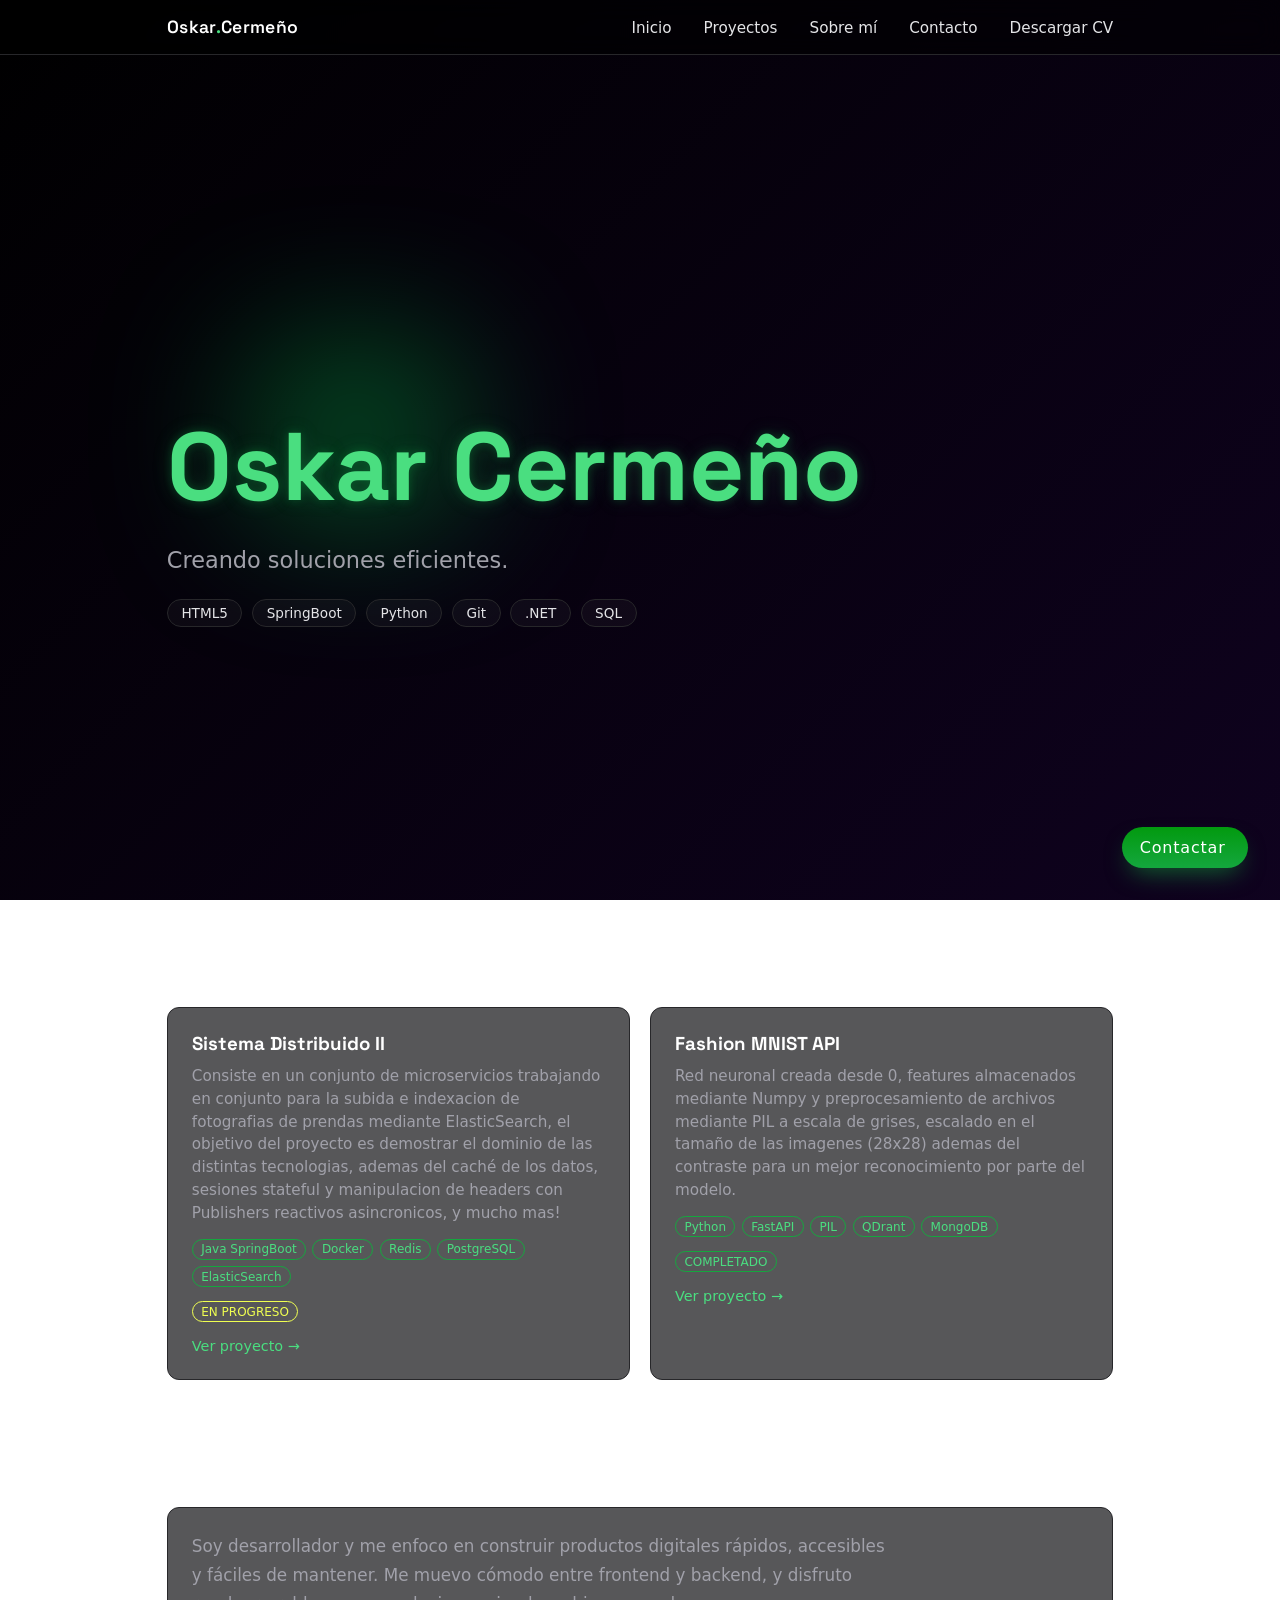
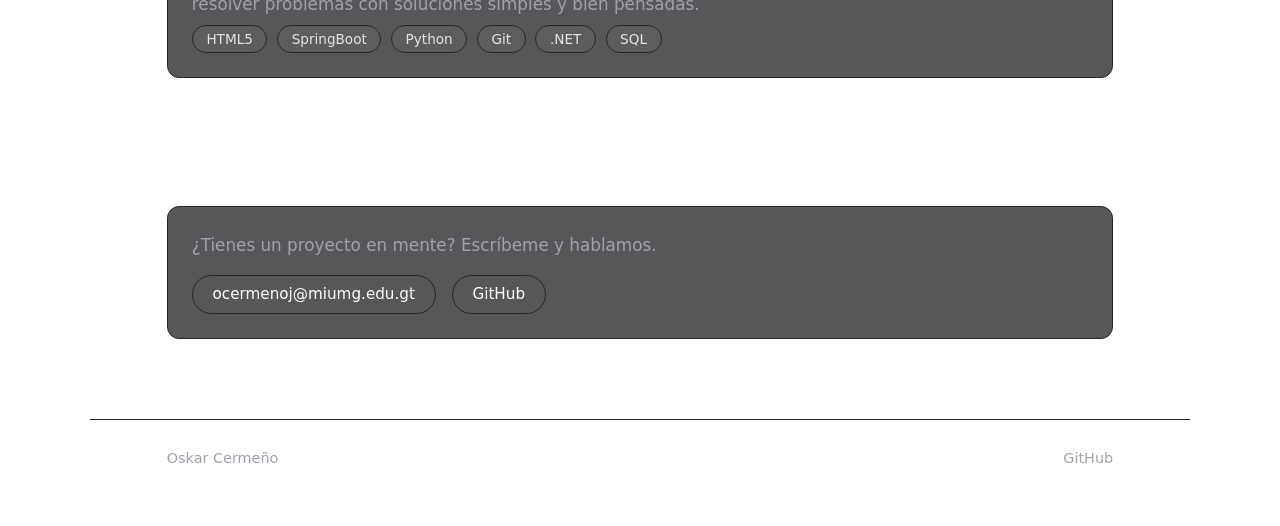
<file: index.html>
<!DOCTYPE html>
<html lang="es">
<head>
    <meta charset="UTF-8">
    <meta name="viewport" content="width=device-width, initial-scale=1.0">
    <meta name="description" content="Portafolio de Oskar Cermeño, desarrollador de Backend y Machine Learning">
    <link rel="shortcut icon" href="./img/Icono_Dev_Sin_Fondo.png">
    <title>Portafolio | Oskar Cermeño</title>
    <link rel="preconnect" href="https://fonts.googleapis.com">
    <link href="https://fonts.googleapis.com/css2?family=Space+Grotesk:wght@500;600;700&display=swap" rel="stylesheet">
    <link rel="stylesheet" href="./styles.css">
</head>

<body>

    <header class="info-head">
        <div class="nav-container">
            <a href="#inicio" class="logo">Oskar<span>.</span>Cermeño</a>

            <button class="nav-toggle" id="navToggle" aria-label="Abrir menú" aria-expanded="false">
            </button>

            <ul class="nav-links" id="navLinks">
                <li><a href="#inicio">Inicio</a></li>
                <li><a href="#proyectos">Proyectos</a></li>
                <li><a href="#sobre-mi">Sobre mí</a></li>
                <li><a href="#contacto">Contacto</a></li>
                <li><a href="./img/Curriculum vitae (1).pdf" rel="noopener" target="_blank">Descargar CV</a></li>
            </ul>
        </div>
    </header>

    <main class="contenido-pagina">

        <section class="hero-section" id="inicio">
            <div class="brillo-nombre"></div>

            <div class="typing-container">
                <span class="texto-magico"></span>
            </div>

            <h1 class="nombre-dev">Oskar Cermeño</h1>

            <p class="descripcion">
                Creando soluciones eficientes.
            </p>

            <div class="habilidades">
                <span class="skill-badge">HTML5</span>
                <span class="skill-badge">SpringBoot</span>
                <span class="skill-badge">Python</span>
                <span class="skill-badge">Git</span>
                <span class="skill-badge">.NET</span>
                <span class="skill-badge">SQL</span>
            </div>
        </section>

        <section id="proyectos">
            <h2 class="titulo-seccion">Proyectos</h2>

            <div class="proyectos-grid">

                <a href="ProyectoA.html" class="tarjeta proyecto-card">
                    <h3>Sistema Distribuido II</h3>
                    <p>
                        Consiste en un conjunto de microservicios trabajando en conjunto
                        para la subida e indexacion de fotografias de prendas mediante ElasticSearch, el objetivo del
                        proyecto es demostrar el dominio de las distintas tecnologias, ademas del
                        caché de los datos, sesiones stateful y manipulacion de headers con Publishers
                        reactivos asincronicos, y mucho mas!
                    </p>
                    <div class="proyecto-tags">
                        <span>Java SpringBoot</span>
                        <span>Docker</span>
                        <span>Redis</span>
                        <span>PostgreSQL</span>
                        <span>ElasticSearch</span>
                    </div>
                    <div class="proyecto-status">
                        <span class="status progreso">EN PROGRESO</span>
                    </div>
                    <span class="ver-mas">Ver proyecto →</span>
                </a>

                <a href="ProyectoB.html" class="tarjeta proyecto-card">
                    <h3>Fashion MNIST API</h3>
                    <p>
                        Red neuronal creada desde 0, features almacenados mediante Numpy y preprocesamiento
                        de archivos mediante PIL a escala de grises, escalado en el tamaño de las imagenes (28x28)
                        ademas del contraste para un mejor reconocimiento por parte del modelo.
                    </p>
                    <div class="proyecto-tags">
                        <span>Python</span>
                        <span>FastAPI</span>
                        <span>PIL</span>
                        <span>QDrant</span>
                        <span>MongoDB</span>
                    </div>
                    <div class="proyecto-status">
                        <span class="status completado">COMPLETADO</span>
                    </div>
                    <span class="ver-mas">Ver proyecto →</span>
                </a>

            </div>
        </section>

        <section id="sobre-mi">
            <h2 class="titulo-seccion">Sobre mí</h2>
            <div class="tarjeta">
                <p class="sobre-mi-texto">
                    Soy desarrollador y me enfoco en construir productos digitales rápidos,
                    accesibles y fáciles de mantener. Me muevo cómodo entre frontend y backend,
                    y disfruto resolver problemas con soluciones simples y bien pensadas.
                </p>
                <div class="habilidades">
                <span class="skill-badge">HTML5</span>
                <span class="skill-badge">SpringBoot</span>
                <span class="skill-badge">Python</span>
                <span class="skill-badge">Git</span>
                <span class="skill-badge">.NET</span>
                <span class="skill-badge">SQL</span>
                </div>
            </div>
        </section>

        <section id="contacto">
            <h2 class="titulo-seccion">Contacto</h2>
            <div class="tarjeta">
                <p class="sobre-mi-texto">
                    ¿Tienes un proyecto en mente? Escríbeme y hablamos.
                </p>

                <div class="contacto-info">
                    <a href="mailto:ocermenoj@miumg.edu.gt" class="contacto-link">ocermenoj@miumg.edu.gt</a>
                    <a href="https://github.com/k0k4depelover" target="_blank" rel="noopener" class="contacto-link">GitHub</a>
                </div>
            </div>
        </section>

    </main>

    <button class="contacto-btn">
        <span>Contactar</span>
    </button>

    <footer>
        <span>Oskar Cermeño</span>
        <div class="footer-social">
            <a href="https://github.com/k0k4depelover" target="_blank" rel="noopener">GitHub</a>
        </div>
    </footer>

    <script>
        const navToggle = document.getElementById('navToggle');
        const navLinks = document.getElementById('navLinks');

        navToggle.addEventListener('click', () => {
            const abierto = navLinks.classList.toggle('abierto');
            navToggle.setAttribute('aria-expanded', abierto);
        });

        navLinks.querySelectorAll('a').forEach(link => {
            link.addEventListener('click', () => {
                navLinks.classList.remove('abierto');
                navToggle.setAttribute('aria-expanded', 'false');
            });
        });

        document.querySelector('.contacto-btn').addEventListener('click', () => {
            document.getElementById('contacto').scrollIntoView({ behavior: 'smooth' });
        });
    </script>

</body>
</html>
</file>
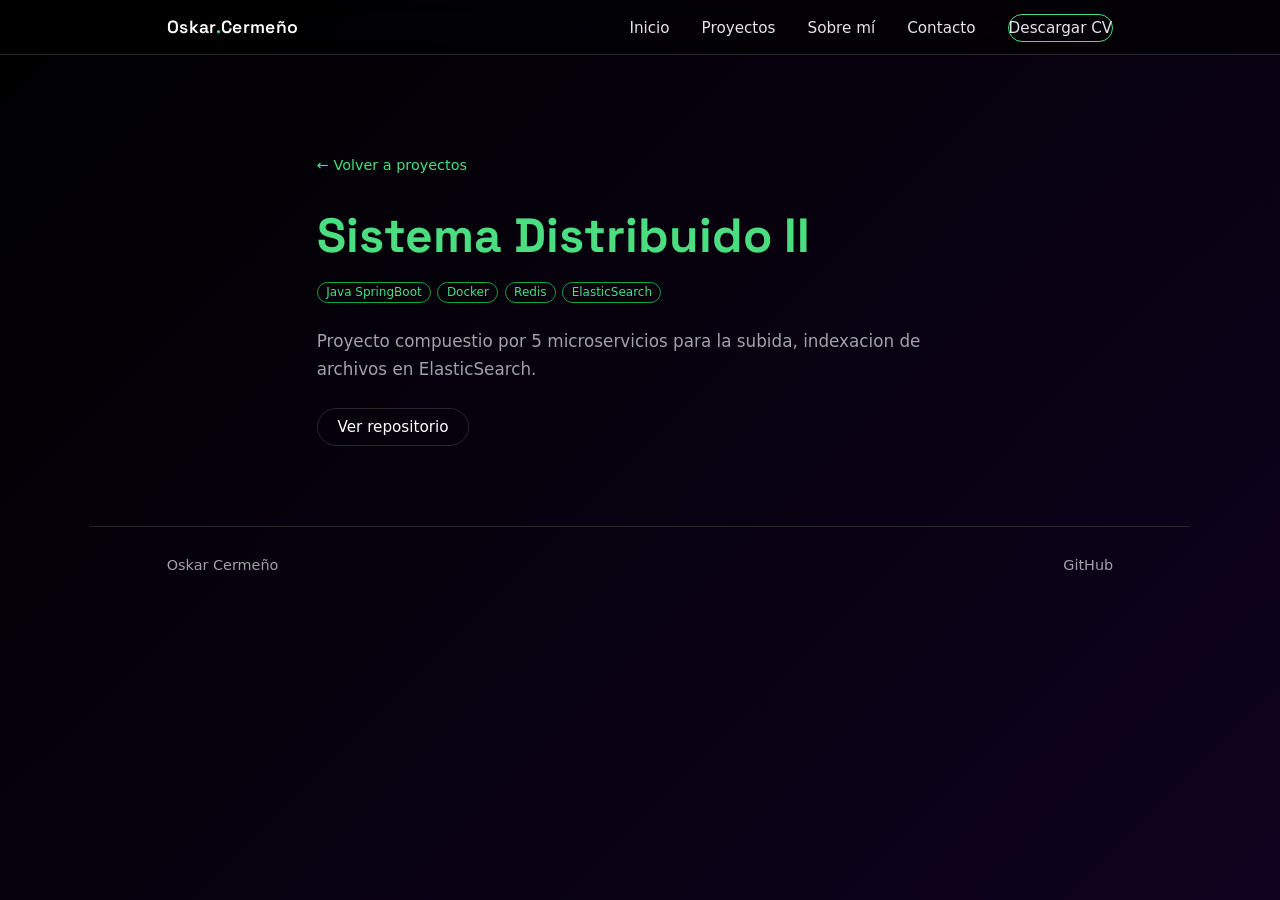
<file: ProyectoA.html>
<!DOCTYPE html>
<html lang="es">
<head>
    <meta charset="UTF-8">
    <meta name="viewport" content="width=device-width, initial-scale=1.0">
    <title>Proyecto A | Oskar Cermeño</title>
    <link rel="preconnect" href="https://fonts.googleapis.com">
    <link rel="shortcut icon" href="./img/Icono_Dev_Sin_Fondo.png">
    <link href="https://fonts.googleapis.com/css2?family=Space+Grotesk:wght@500;600;700&display=swap" rel="stylesheet">
    <link rel="stylesheet" href="./styles.css">
</head>

<body>

    <header class="info-head">
        <div class="nav-container">
            <a href="index.html#inicio" class="logo">Oskar<span>.</span>Cermeño</a>

            <button class="nav-toggle" id="navToggle" aria-label="Abrir menú" aria-expanded="false">
                <span></span>
                <span></span>
                <span></span>
            </button>

            <ul class="nav-links" id="navLinks">
                <li><a href="index.html#inicio">Inicio</a></li>
                <li><a href="index.html#proyectos">Proyectos</a></li>
                <li><a href="index.html#sobre-mi">Sobre mí</a></li>
                <li><a href="index.html#contacto">Contacto</a></li>
                <li><a href="#" class="nav-cv">Descargar CV</a></li>
            </ul>
        </div>
    </header>

    <main class="proyecto-detalle">
        <a href="index.html#proyectos" class="volver">← Volver a proyectos</a>

        <h1>Sistema Distribuido II</h1>

        <div class="proyecto-tags" style="margin-bottom: 1.5rem;">
            <span>Java SpringBoot</span>
            <span>Docker</span>
            <span>Redis</span>
            <span>ElasticSearch</span>
        </div>

        <p class="sobre-mi-texto">
          Proyecto compuestio por 5 microservicios para la subida, indexacion de archivos
          en ElasticSearch.
        </p>

        <p class="sobre-mi-texto">

        </p>

        <div class="contacto-info">
            <a href="https://github.com/k0k4depelover/distrib-system-2" class="contacto-link" target="_blank" rel="noopener">Ver repositorio</a>
        </div>
    </main>

    <footer>
        <span>Oskar Cermeño</span>
        <div class="footer-social">
            <a href="https://github.com/k0k4depelover" target="_blank" rel="noopener">GitHub</a>
        </div>
    </footer>

    <script>
        const navToggle = document.getElementById('navToggle');
        const navLinks = document.getElementById('navLinks');
        navToggle.addEventListener('click', () => {
            const abierto = navLinks.classList.toggle('abierto');
            navToggle.setAttribute('aria-expanded', abierto);
        });
    </script>

</body>
</html>
</file>
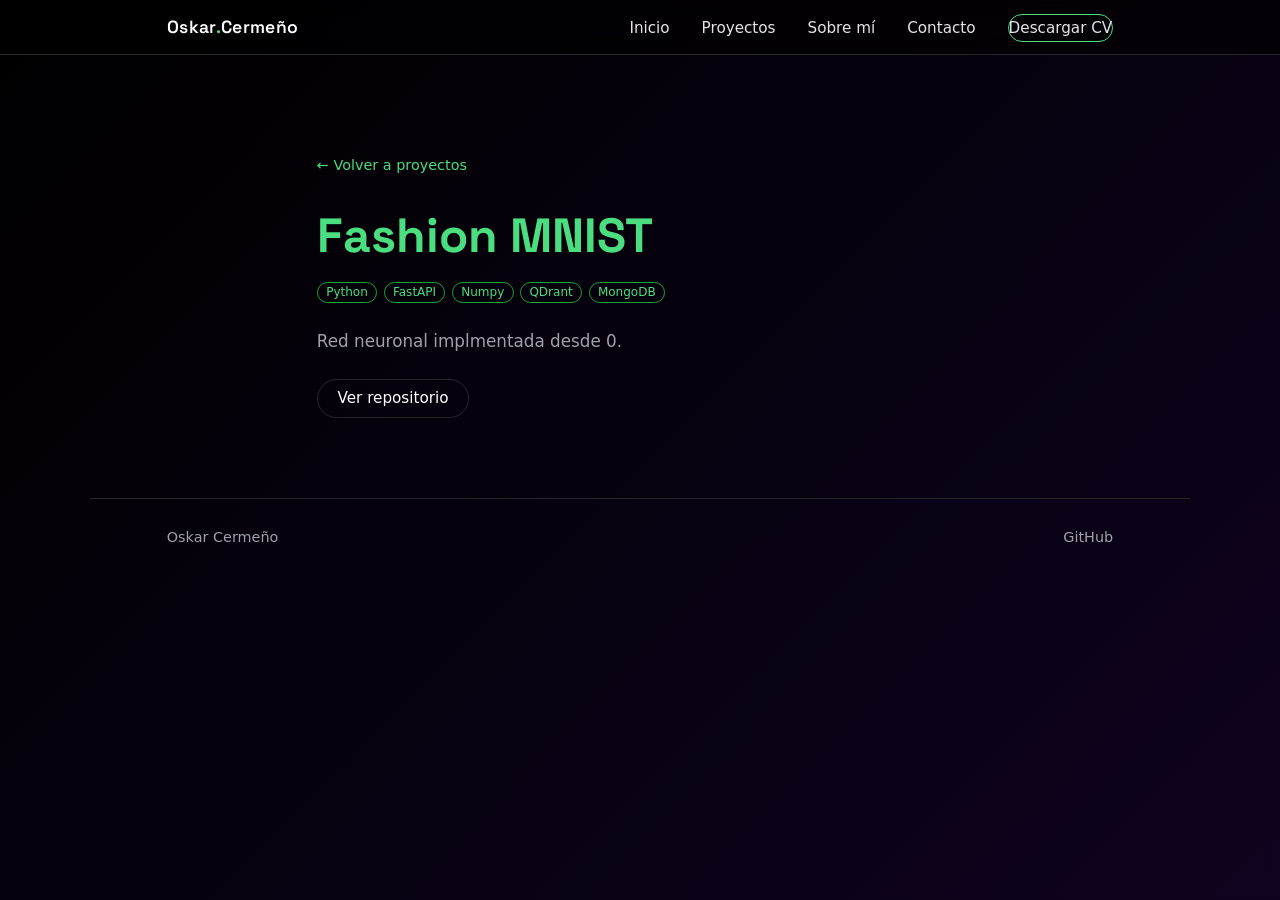
<file: ProyectoB.html>
<!DOCTYPE html>
<html lang="es">
<head>
    <meta charset="UTF-8">
    <meta name="viewport" content="width=device-width, initial-scale=1.0">
    <title>Fashion MNIST | Oskar Cermeño</title>
    <link rel="shortcut icon" href="./img/Icono_Dev_Sin_Fondo.png">
    <link rel="preconnect" href="https://fonts.googleapis.com">
    <link href="https://fonts.googleapis.com/css2?family=Space+Grotesk:wght@500;600;700&display=swap" rel="stylesheet">
    <link rel="stylesheet" href="./styles.css">
</head>

<body>

    <header class="info-head">
        <div class="nav-container">
            <a href="index.html#inicio" class="logo">Oskar<span>.</span>Cermeño</a>

            <button class="nav-toggle" id="navToggle" aria-label="Abrir menú" aria-expanded="false">
                <span></span>
                <span></span>
                <span></span>
            </button>

            <ul class="nav-links" id="navLinks">
                <li><a href="index.html#inicio">Inicio</a></li>
                <li><a href="index.html#proyectos">Proyectos</a></li>
                <li><a href="index.html#sobre-mi">Sobre mí</a></li>
                <li><a href="index.html#contacto">Contacto</a></li>
                <li><a href="#" class="nav-cv">Descargar CV</a></li>
            </ul>
        </div>
    </header>

    <main class="proyecto-detalle">
        <a href="index.html#proyectos" class="volver">← Volver a proyectos</a>

        <h1>Fashion MNIST</h1>

        <div class="proyecto-tags" style="margin-bottom: 1.5rem;">
            <span>Python</span>
            <span>FastAPI</span>
            <span>Numpy</span>
            <span>QDrant</span>
            <span>MongoDB</span>

        </div>

        <p class="sobre-mi-texto">
            Red neuronal implmentada desde 0.

        </p>

        <p class="sobre-mi-texto">

        </p>

        <div class="contacto-info">
            <a href="https://github.com/k0k4depelover/fashion-mnist" class="contacto-link" target="_blank" rel="noopener">Ver repositorio</a>
        </div>
    </main>

    <footer>
        <span>Oskar Cermeño</span>
        <div class="footer-social">
            <a href="https://github.com/k0k4depelover" target="_blank" rel="noopener">GitHub</a>
        </div>
    </footer>

    <script>
        const navToggle = document.getElementById('navToggle');
        const navLinks = document.getElementById('navLinks');
        navToggle.addEventListener('click', () => {
            const abierto = navLinks.classList.toggle('abierto');
            navToggle.setAttribute('aria-expanded', abierto);
        });
    </script>

</body>
</html>
</file>
<file: styles.css>
* {
  box-sizing: border-box;
  margin: 0;
  padding: 0;
}

:root {
  --verde: #4ade80;
  --verde-fuerte: #14a73e;
  --fondo-tarjeta: rgba(17, 17, 19, 0.7);
  --borde-tarjeta: #27272a;
  --texto-muted: #a1a1aa;
  --amarillo: rgb(240, 255, 81);
  --fuente-display: "Space Grotesk", system-ui, -apple-system, sans-serif;
  --fuente-cuerpo: system-ui, -apple-system, sans-serif;
}

html {
  scroll-behavior: smooth;
}

body {
  background: linear-gradient(-45deg, #000000, #0b0110, #140329, #000000);
  background-size: 400% 400%;
  animation: aurora 12s ease infinite;
  background-attachment: fixed;
  color: #ffffff;
  font-family: var(--fuente-cuerpo);
  overflow-x: hidden;
}

a {
  color: inherit;
  text-decoration: none;
}

@keyframes aurora {
  0% {background-position: 0% 50%;}
  6.25% {background-position: 12.5% 50%;}
  12.5% {background-position: 25% 50%;}
  25% {background-position: 50% 50%;}
  50% {background-position: 100% 50%;}
  75% {background-position: 50% 50%;}
  87.5% {background-position: 25% 50%;}
  93.75%{background-position: 12.5% 50%;}
  100% {background-position: 0% 50% ;}
}

.info-head {
  position: sticky;
  top: 0;
  z-index: 100;
  width: 100%;
  background: rgba(0, 0, 0, 0.55);
  backdrop-filter: blur(12px);
  border-bottom: 1px solid var(--borde-tarjeta);
}

.nav-container {
  max-width: 1100px;
  margin: 0 auto;
  padding: 16px 6%;
  display: flex;
  align-items: center;
  justify-content: space-between;
  gap: 1rem;
}

.logo {
  font-family: var(--fuente-display);
  font-weight: 600;
  font-size: 1.1rem;
  letter-spacing: 0.02em;
  color: #ffffff;
}

.logo span {
  color: var(--verde);
}

.nav-links {
  display: flex;
  align-items: center;
  gap: 2rem;
  list-style: none;
}

.nav-links a {
  font-size: 0.95rem;
  color: #e4e4e7;
  position: relative;
  padding: 4px 0;
  transition: color 0.2s ease;
}

.nav-links a::after {
  content: "";
  position: absolute;
  left: 0;
  bottom: -2px;
  width: 0;
  height: 2px;
  background: var(--verde);
  transition: width 0.2s ease;
}

.nav-links a:hover {
  color: var(--verde);
}

.nav-links a:hover::after {
  width: 100%;
}

.nav-cv {
  border: 1px solid var(--verde);
  border-radius: 20em;
  padding: 0.5em 1.2em;
  font-size: 0.9rem;
  white-space: nowrap;
  transition: background 0.2s ease, color 0.2s ease;
}

.nav-cv:hover {
  background: var(--verde);
  color: #000000;
}

.nav-toggle {
  display: none;
  flex-direction: column;
  gap: 5px;
  background: none;
  border: none;
  cursor: pointer;
  padding: 6px;
}

.nav-toggle span {
  width: 24px;
  height: 2px;
  background: #ffffff;
  border-radius: 2px;
}

.contenido-pagina {
  min-height: 100vh;
  padding: 40px 6% 80px;
  max-width: 1100px;
  margin: 0 auto;
}

.hero-section {
  position: relative;
  min-height: 85vh;
  display: flex;
  flex-direction: column;
  justify-content: center;
  align-items: flex-start;
  gap: 1.2rem;
  padding: 20px 0;
}

@keyframes fadeOutScroll {
  to {
    opacity: 0;
    transform: translateY(-50px);
  }
}

@keyframes fadeInScroll {
  from {
    opacity: 0;
    transform: translateY(50px);
  }
  to {
    opacity: 1;
    transform: translateY(0);
  }
}

.texto-magico {
  display: inline-block;
  position: relative;
  color: #ffffff;
  font-size: clamp(1rem, 2.5vw, 1.25rem);
  font-family: var(--fuente-display);
}

.texto-magico::before {
  content: "";
  animation: cambiarTexto 14s infinite;
}

.texto-magico::after {
  content: "";
  position: absolute;
  right: -10px;
  top: 15%;
  height: 70%;
  width: 3px;
  background-color: var(--verde);
  animation: parpadeoCursor 0.8s infinite;
}

@keyframes parpadeoCursor {
  0%, 100% {opacity: 1;}
  50% {opacity: 0;}
}

@keyframes cambiarTexto {
  0%   { content:"F"; }
  1%   { content:"Fr"; }
  2%   { content:"Fro"; }
  3%   { content:"Fron"; }
  4%   { content:"Front"; }
  5%   { content:"Fronte"; }
  6%   { content:"Fronten"; }
  7%   { content:"Frontend"; }
  8%   { content:"Frontend D"; }
  9%   { content:"Frontend De"; }
  10%  { content:"Frontend Dev"; }
  11%  { content:"Frontend Deve"; }
  12%  { content:"Frontend Devel"; }
  13%  { content:"Frontend Develo"; }
  14%  { content:"Frontend Develop"; }
  15%  { content:"Frontend Develope"; }
  16%  { content:"Frontend Developer"; }
  19%  { content:"Frontend Developer"; }
  27%  { content:""; }
  28%  { content:"B"; }
  29%  { content:"Ba"; }
  30%  { content:"Bac"; }
  31%  { content:"Back"; }
  32%  { content:"Backe"; }
  33%  { content:"Backen"; }
  34%  { content:"Backend"; }
  35%  { content:"Backend D"; }
  36%  { content:"Backend De"; }
  37%  { content:"Backend Dev"; }
  38%  { content:"Backend Deve"; }
  39%  { content:"Backend Devel"; }
  40%  { content:"Backend Develo"; }
  41%  { content:"Backend Develop"; }
  42%  { content:"Backend Develope"; }
  43%  { content:"Backend Developer"; }
  47%  { content:""; }
  48%  { content:"A"; }
  49%  { content:"Ad"; }
  50%  { content:"Adm"; }
  51%  { content:"Admi"; }
  52%  { content:"Admin"; }
  53%  { content:"AdminS"; }
  54%  { content:"AdminSy"; }
  55%  { content:"AdminSys"; }
  56%  { content:"AdminSys"; }
  60%  { content:""; }
  61%  { content:"A"; }
  62%  { content:"An"; }
  63%  { content:"Ana"; }
  64%  { content:"Anal"; }
  65%  { content:"Anali"; }
  66%  { content:"Analis"; }
  67%  { content:"Analisis"; }
  68%  { content:"Analisis d"; }
  69%  { content:"Analisis de"; }
  70%  { content:"Analisis de D"; }
  71%  { content:"Analisis de Da"; }
  72%  { content:"Analisis de Dat"; }
  73%  { content:"Analisis de Datos"; }
  74%  { content:"Analisis de Datos"; }
  75%  { content:""; }
  80%  { content:"M"; }
  81%  { content:"Ma"; }
  82%  { content:"Mac"; }
  83%  { content:"Mach"; }
  84%  { content:"Machi"; }
  85%  { content:"Machin"; }
  86%  { content:"Machine"; }
  87%  { content:"Machine L"; }
  88%  { content:"Machine Le"; }
  89%  { content:"Machine Lea"; }
  90%  { content:"Machine Lear"; }
  91%  { content:"Machine Learn"; }
  92%  { content:"Machine Learni"; }
  93%  { content:"Machine Learnin"; }
  94%  { content:"Machine Learning"; }
  100% { content:"Machine Learning"; }
}

.typing-container,
.brillo-nombre,
.nombre-dev,
.descripcion {
  animation: fadeOutScroll linear forwards;
  animation-timeline: view();
  animation-range: exit 0% exit 80%;
}

.typing-container,
.nombre-dev,
.descripcion {
  position: relative;
  top: auto;
  left: auto;
  transform: none;
}

.brillo-nombre {
  position: absolute;
  top: 44%;
  left: 20%;
  transform: translate(-50%, -50%);
  width: 160px;
  height: 90px;
  background-color: #00ff5e;
  border-radius: 50%;
  z-index: 1;
  filter: blur(90px);
  pointer-events: none;
}

.nombre-dev {
  font-family: var(--fuente-display);
  font-size: clamp(2.6rem, 8vw, 6rem);
  color: hsl(142, 69%, 58%);
  text-shadow:
    0 0 8px rgba(1, 159, 59, 0.3),
    0 0 20px rgba(57, 181, 103, 0.2);
  z-index: 2;
}

.descripcion {
  font-size: clamp(1.1rem, 2.5vw, 1.4rem);
  color: var(--texto-muted);
  max-width: 42ch;
  z-index: 2;
}

.habilidades {
  display: flex;
  flex-wrap: wrap;
  gap: 0.6rem;
  margin-top: 0.4rem;
  z-index: 2;
}

.skill-badge {
  border: 1px solid var(--borde-tarjeta);
  background: rgba(255, 255, 255, 0.03);
  color: #e4e4e7;
  font-size: 0.85rem;
  padding: 0.4em 1em;
  border-radius: 20em;
  transition: border-color 0.2s ease, color 0.2s ease;
}

.skill-badge:hover {
  border-color: var(--verde);
  color: var(--verde);
}

section[id] {
  scroll-margin-top: 90px;
  padding-top: 60px;
}

.titulo-seccion {
  font-family: var(--fuente-display);
  font-size: clamp(1.6rem, 4vw, 2.2rem);
  margin-bottom: 1.4rem;
  display: flex;
  align-items: baseline;
  gap: 0.6rem;
}

.titulo-seccion span {
  color: var(--verde);
  font-size: 1rem;
  font-weight: 400;
  font-family: var(--fuente-cuerpo);
  color: var(--texto-muted);
}

.sobre-mi-texto {
  color: var(--texto-muted);
  line-height: 1.7;
  max-width: 65ch;
  font-size: 1.05rem;
}

.tarjeta {
  background: var(--fondo-tarjeta);
  backdrop-filter: blur(10px);
  border: 1px solid var(--borde-tarjeta);
  border-radius: 12px;
  padding: 24px;
  margin-top: 20px;

  animation: fadeInScroll linear forwards;
  animation-timeline: view();
  animation-range: entry 10% cover 30%;
}

.proyectos-grid {
  display: grid;
  grid-template-columns: repeat(auto-fit, minmax(260px, 1fr));
  gap: 20px;
}

.proyecto-card {
  display: block;
  transition: transform 0.2s ease, border-color 0.2s ease;
}

.proyecto-card:hover {
  transform: translateY(-4px);
  border-color: var(--verde);
}

.proyecto-card h3 {
  font-family: var(--fuente-display);
  margin-bottom: 0.6rem;
}

.proyecto-card p {
  color: var(--texto-muted);
  font-size: 0.95rem;
  line-height: 1.5;
}

.proyecto-tags {
  display: flex;
  flex-wrap: wrap;
  gap: 0.4rem;
  margin-top: 0.9rem;
}

.proyecto-tags span {
  font-size: 0.75rem;
  color: var(--verde);
  border: 1px solid var(--verde-fuerte);
  border-radius: 20em;
  padding: 0.2em 0.7em;
}


.proyecto-status {
  display: flex;
  flex-wrap: wrap;
  gap: 0.4rem;
  margin-top: 0.9rem;
}

.proyecto-status .status {
  font-size: 0.75rem;
  border-radius: 20em;
  padding: 0.2em 0.7em;
}

.proyecto-status .progreso{
    color: var(--amarillo);
  border: 1px solid var(--amarillo);
}

.proyecto-status .completado {
  color: var(--verde);
  border: 1px solid var(--verde-fuerte);
}


.ver-mas {
  display: inline-block;
  margin-top: 1rem;
  color: var(--verde);
  font-size: 0.9rem;
  font-weight: 500;
}


.contacto-info {
  display: flex;
  flex-wrap: wrap;
  gap: 1rem;
  margin-top: 1rem;
}

.contacto-link {
  border: 1px solid var(--borde-tarjeta);
  border-radius: 20em;
  padding: 0.6em 1.3em;
  font-size: 0.95rem;
  transition: border-color 0.2s ease, color 0.2s ease;
}

.contacto-link:hover {
  border-color: var(--verde);
  color: var(--verde);
}

.contacto-btn {
  position: fixed;
  bottom: 2rem;
  right: 2rem;
  z-index: 999;

  display: flex;
  align-items: center;
  font-family: inherit;
  cursor: pointer;
  font-weight: 500;
  font-size: 16px;
  padding: 0.7em 1.4em 0.7em 1.1em;
  color: white;
  background: linear-gradient(
    0deg,
    rgba(20, 167, 62, 1) 0%,
    rgb(2, 154, 15) 100%
  );
  border: none;
  box-shadow: 0 0.7em 1.5em -0.5em #14a73e98;
  letter-spacing: 0.05em;
  border-radius: 20em;

  transition: transform 0.2s ease, box-shadow 0.2s ease;
}

.contacto-btn:hover {
  transform: translateY(-2px);
  box-shadow: 0 0.5em 1.5em -0.5em #14a73e98;
}

.contacto-btn:active {
  transform: translateY(0);
  box-shadow: 0 0.3em 1em -0.5em #14a73e98;
}

.proyecto-detalle {
  max-width: 800px;
  margin: 0 auto;
  padding: 100px 6% 80px;
}

.volver {
  display: inline-flex;
  align-items: center;
  gap: 0.4rem;
  color: var(--verde);
  font-size: 0.9rem;
  margin-bottom: 2rem;
}

.proyecto-detalle h1 {
  font-family: var(--fuente-display);
  font-size: clamp(2rem, 5vw, 3rem);
  color: hsl(142, 69%, 58%);
  margin-bottom: 1rem;
}

.proyecto-detalle .sobre-mi-texto {
  margin-bottom: 1.5rem;
}

footer {
  max-width: 1100px;
  margin: 0 auto;
  padding: 30px 6% 60px;
  display: flex;
  flex-wrap: wrap;
  justify-content: space-between;
  gap: 1rem;
  color: var(--texto-muted);
  font-size: 0.9rem;
  border-top: 1px solid var(--borde-tarjeta);
}

.footer-social {
  display: flex;
  gap: 1rem;
}

.footer-social a:hover {
  color: var(--verde);
}


@media (max-width: 860px) {
  .nav-links {
    position: fixed;
    top: 64px;
    left: 0;
    right: 0;
    background: rgba(0, 0, 0, 0.92);
    backdrop-filter: blur(12px);
    flex-direction: column;
    align-items: flex-start;
    gap: 0;
    padding: 0 6%;
    max-height: 0;
    overflow: hidden;
    transition: max-height 0.3s ease;
    border-bottom: 1px solid var(--borde-tarjeta);
  }

  .nav-links.abierto {
    max-height: 320px;
    padding: 1rem 6% 1.5rem;
  }

  .nav-links li {
    width: 100%;
  }

  .nav-links a {
    display: block;
    padding: 0.7em 0;
  }

  .nav-cv {
    display: inline-block;
    margin-top: 0.5rem;
  }

  .nav-toggle {
    display: flex;
  }
}

@media (max-width: 600px) {
  .hero-section {
    min-height: 75vh;
    align-items: flex-start;
    text-align: left;
  }

  .brillo-nombre {
    left: 50%;
    width: 140px;
  }

  .contacto-btn span {
    display: none;
  }

  .contacto-btn {
    padding: 0.9em;
    border-radius: 50%;
    bottom: 1.2rem;
    right: 1.2rem;
  }

  .proyectos-grid {
    grid-template-columns: 1fr;
  }

  footer {
    flex-direction: column;
    align-items: flex-start;
  }
}

@media (prefers-reduced-motion: reduce) {
  body,
  .texto-magico::before,
  .texto-magico::after,
  .typing-container,
  .brillo-nombre,
  .nombre-dev,
  .descripcion,
  .tarjeta,
  .proyecto-card {
    animation: none !important;
  }
}
</file>
